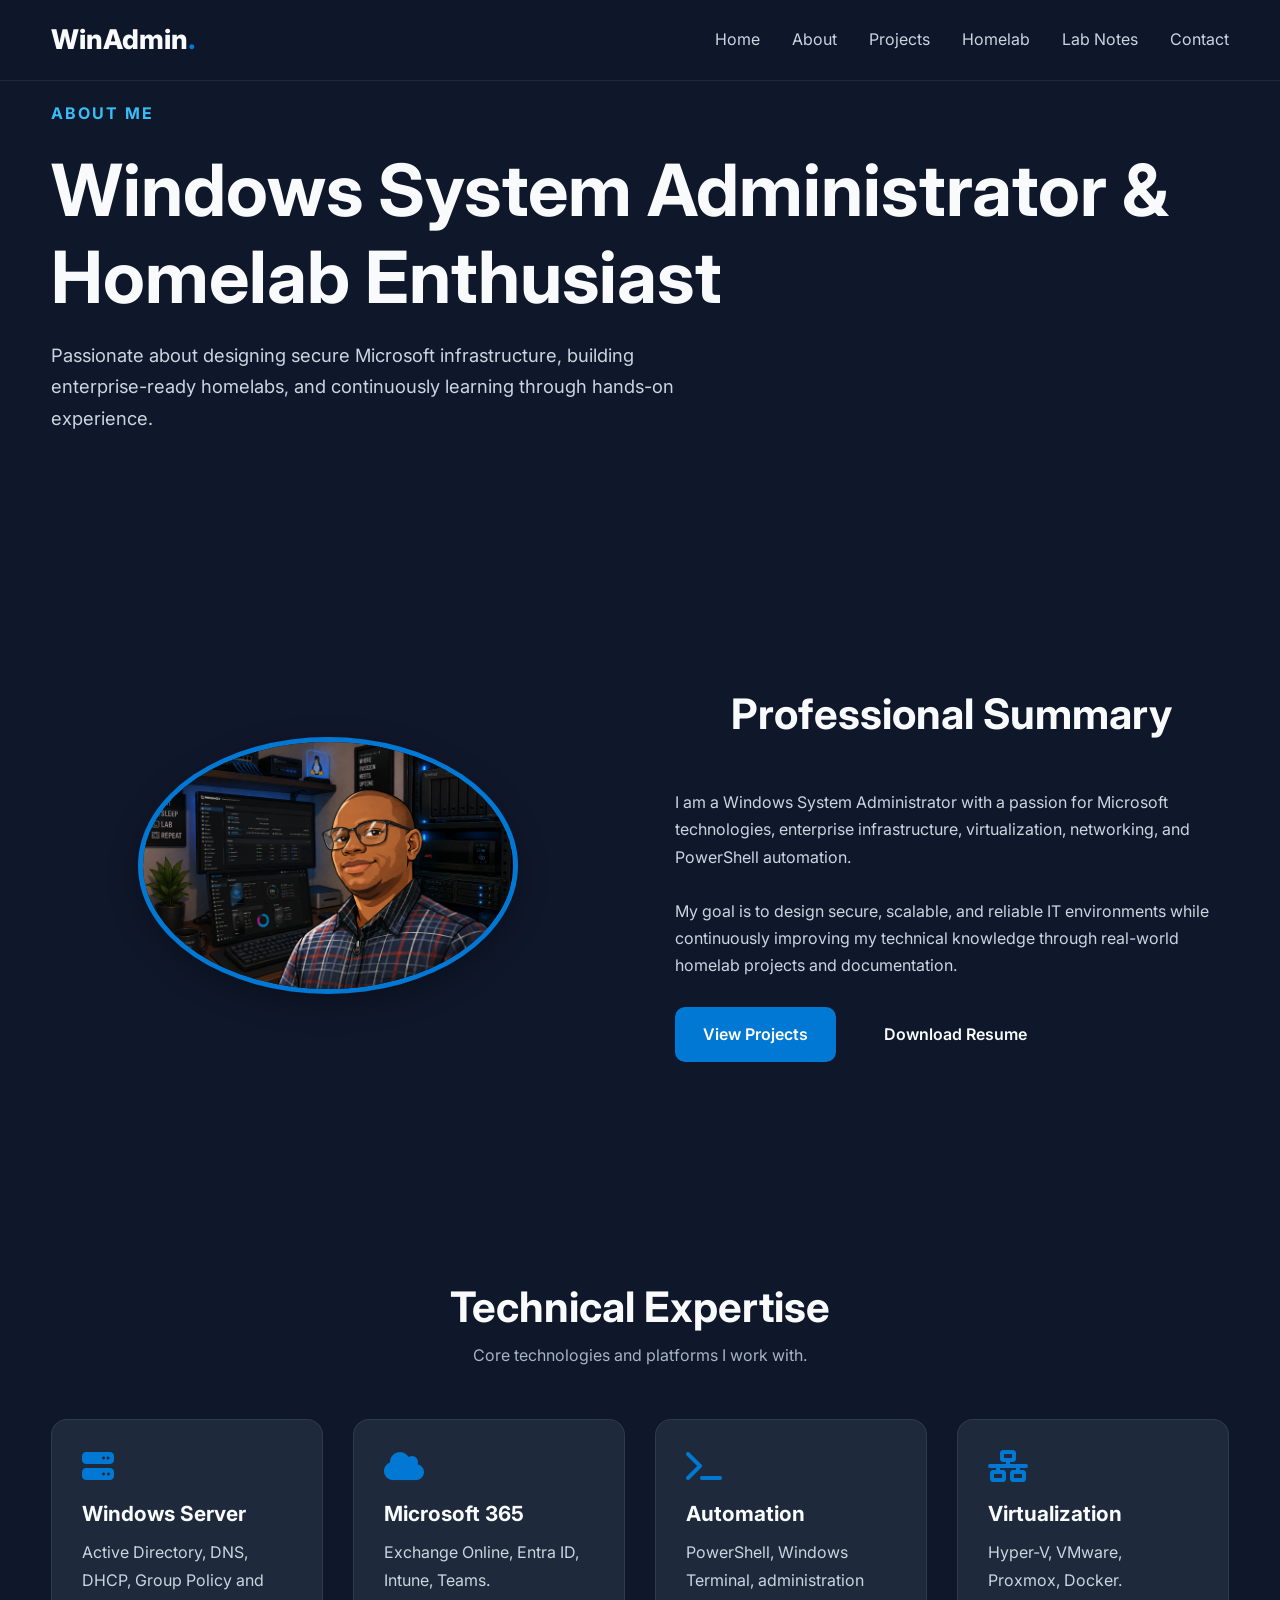
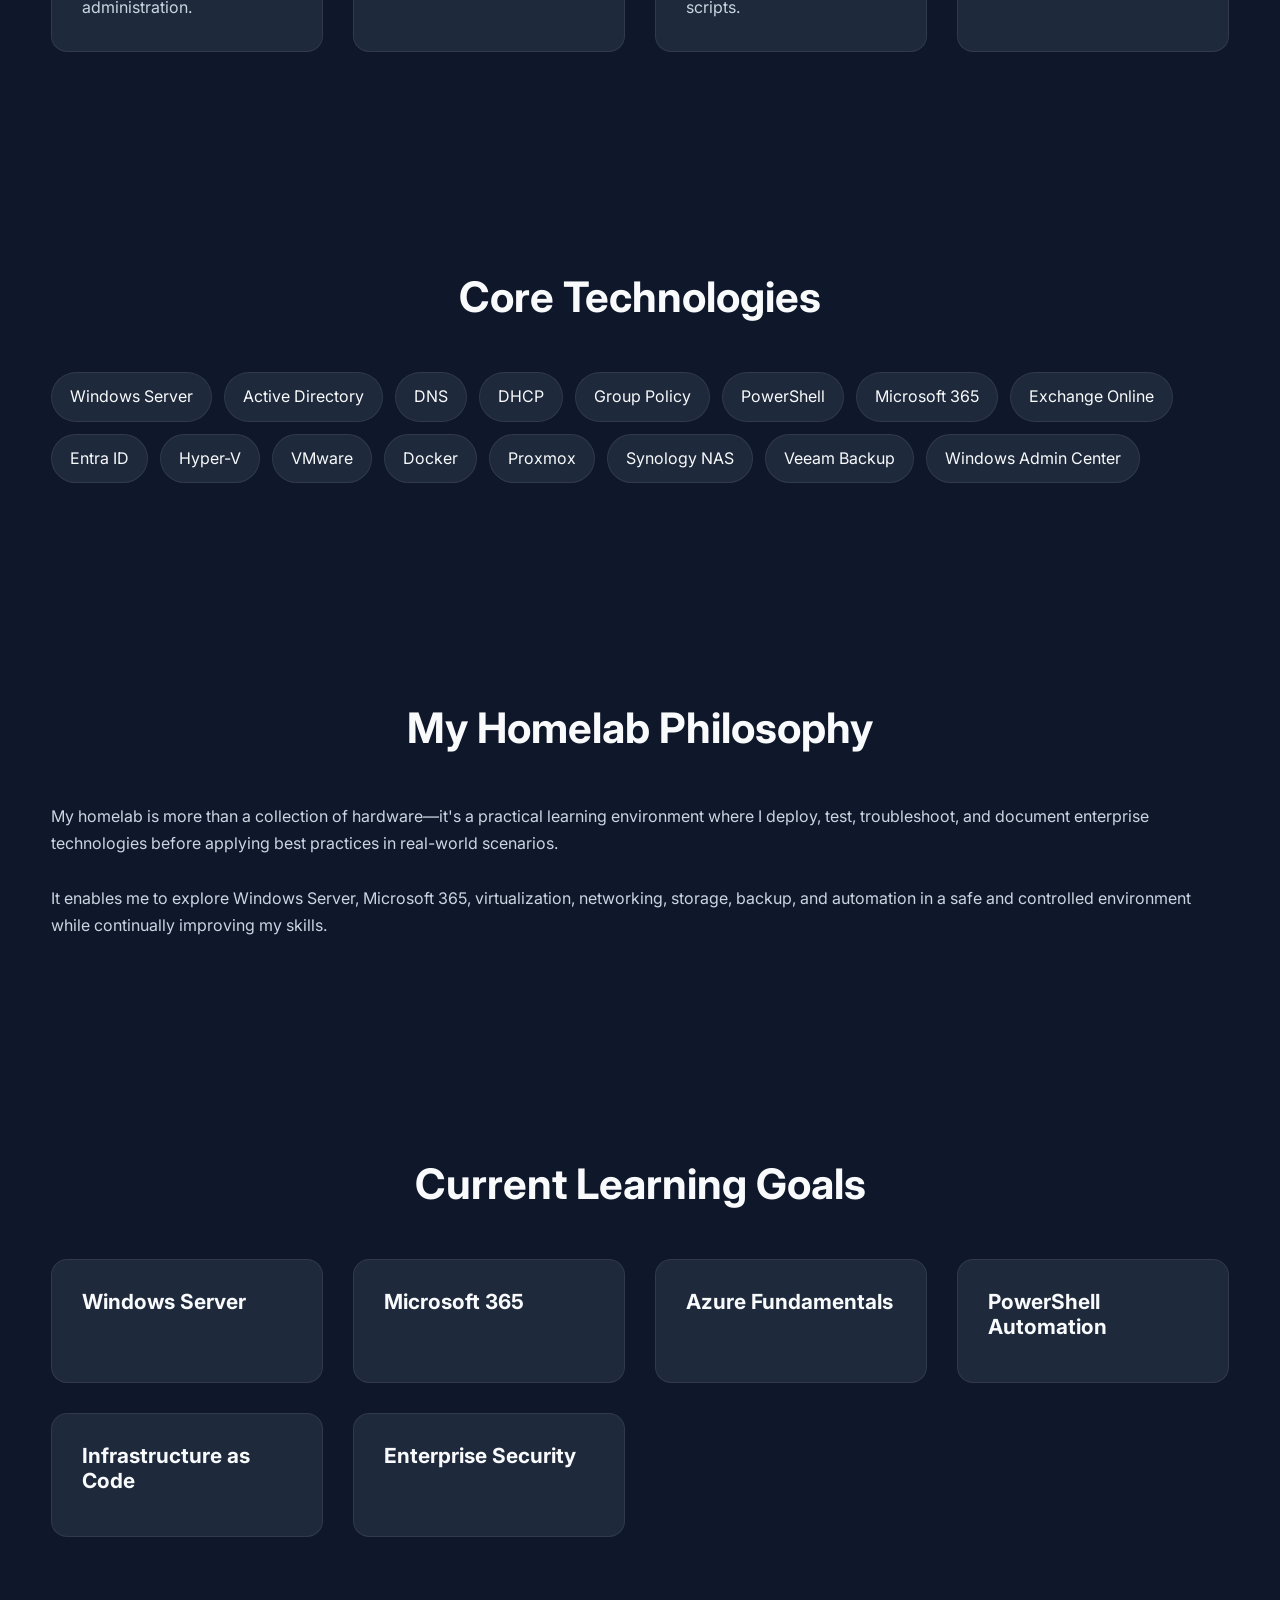
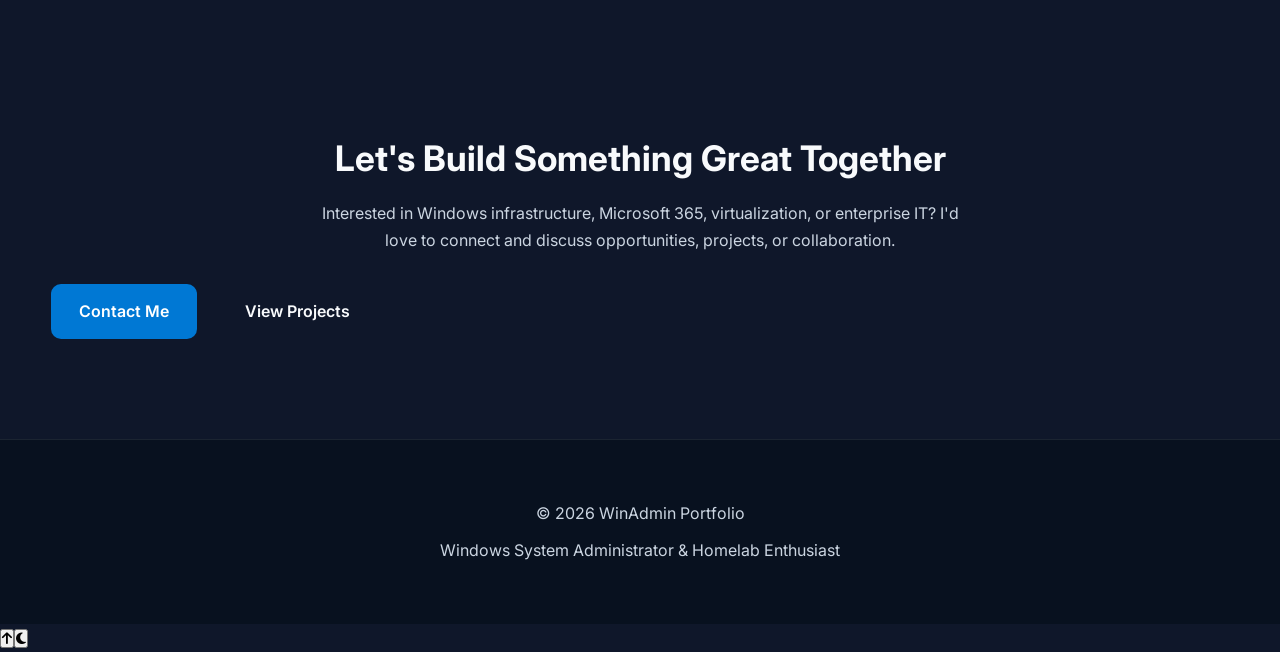
<file: about.html>
<!DOCTYPE html>
<html lang="en">

<head>

    <meta charset="UTF-8">
    <meta name="viewport" content="width=device-width, initial-scale=1.0">

    <title>About | WinAdmin Portfolio</title>

    <meta name="description"
        content="Learn more about my experience as a Windows System Administrator, Microsoft 365 specialist, and Homelab Enthusiast.">

    <!-- Google Fonts -->

    <link rel="preconnect" href="https://fonts.googleapis.com">
    <link rel="preconnect" href="https://fonts.gstatic.com" crossorigin>

    <link href="https://fonts.googleapis.com/css2?family=Inter:wght@300;400;500;600;700;800&display=swap"
        rel="stylesheet">

    <!-- Font Awesome -->

    <link rel="stylesheet"
        href="https://cdnjs.cloudflare.com/ajax/libs/font-awesome/6.6.0/css/all.min.css">

    <!-- CSS -->

    <link rel="stylesheet" href="css/style.css">
    <link rel="stylesheet" href="css/responsive.css">

</head>

<body>

<header>

<nav class="navbar">

<div class="container">

<a href="index.html" class="logo">

WinAdmin<span>.</span>

</a>

<ul class="nav-links">

<li><a href="index.html">Home</a></li>

<li><a href="about.html" class="active">About</a></li>

<li><a href="projects.html">Projects</a></li>

<li><a href="homelab.html">Homelab</a></li>

<li><a href="blog.html">Lab Notes</a></li>

<li><a href="contact.html">Contact</a></li>

</ul>

<button
class="menu-toggle"
aria-label="Toggle navigation"
aria-expanded="false">

<i class="fas fa-bars"></i>

</button>

</div>

</nav>

</header>

<main>

<!-- ===========================================
PAGE HERO
=========================================== -->

<section class="page-hero">

<div class="container">

<p class="eyebrow">

ABOUT ME

</p>

<h1>

Windows System Administrator
&
Homelab Enthusiast

</h1>

<p class="hero-description">

Passionate about designing secure Microsoft infrastructure,
building enterprise-ready homelabs, and continuously learning
through hands-on experience.

</p>

</div>

</section>

<!-- ===========================================
PROFILE
=========================================== -->

<section class="about-summary">

<div class="container hero-grid">

<div>

<img
src="images/profile.png"
alt="Professional profile photograph"
class="profile-image">

</div>

<div>

<div class="section-header">

<h2>

Professional Summary

</h2>

</div>

<p>

I am a Windows System Administrator with a passion for Microsoft
technologies, enterprise infrastructure, virtualization, networking,
and PowerShell automation.

</p>

<br>

<p>

My goal is to design secure, scalable, and reliable IT
environments while continuously improving my technical knowledge
through real-world homelab projects and documentation.

</p>

<br>

<div class="hero-buttons">

<a href="projects.html"
class="btn btn-primary">

View Projects

</a>

<a href="assets/resume.pdf"
class="btn btn-outline">

Download Resume

</a>

</div>

</div>

</div>

</section>

<!-- ===========================================
CAREER HIGHLIGHTS
=========================================== -->

<section>

<div class="container">

<div class="section-header">

<h2>

Technical Expertise

</h2>

<p>

Core technologies and platforms I work with.

</p>

</div>

<div class="card-grid">

<article class="card">

<i class="fas fa-server"></i>

<h3>

Windows Server

</h3>

<p>

Active Directory, DNS, DHCP,
Group Policy and administration.

</p>

</article>

<article class="card">

<i class="fas fa-cloud"></i>

<h3>

Microsoft 365

</h3>

<p>

Exchange Online,
Entra ID,
Intune,
Teams.

</p>

</article>

<article class="card">

<i class="fas fa-terminal"></i>

<h3>

Automation

</h3>

<p>

PowerShell,
Windows Terminal,
administration scripts.

</p>

</article>

<article class="card">

<i class="fas fa-network-wired"></i>

<h3>

Virtualization

</h3>

<p>

Hyper-V,
VMware,
Proxmox,
Docker.

</p>

</article>

</div>

</div>

</section>

<!-- ===========================================
TECH STACK
=========================================== -->

<section>

<div class="container">

<div class="section-header">

<h2>

Core Technologies

</h2>

</div>

<div class="badge-container">

<span class="badge">Windows Server</span>

<span class="badge">Active Directory</span>

<span class="badge">DNS</span>

<span class="badge">DHCP</span>

<span class="badge">Group Policy</span>

<span class="badge">PowerShell</span>

<span class="badge">Microsoft 365</span>

<span class="badge">Exchange Online</span>

<span class="badge">Entra ID</span>

<span class="badge">Hyper-V</span>

<span class="badge">VMware</span>

<span class="badge">Docker</span>

<span class="badge">Proxmox</span>

<span class="badge">Synology NAS</span>

<span class="badge">Veeam Backup</span>

<span class="badge">Windows Admin Center</span>

</div>

</div>

</section>

<!-- ===========================================
HOMELAB
=========================================== -->

<section>

<div class="container">

<div class="section-header">

<h2>

My Homelab Philosophy

</h2>

</div>

<p>

My homelab is more than a collection of hardware—it's a practical
learning environment where I deploy, test, troubleshoot, and
document enterprise technologies before applying best practices in
real-world scenarios.

</p>

<br>

<p>

It enables me to explore Windows Server, Microsoft 365,
virtualization, networking, storage, backup, and automation in a
safe and controlled environment while continually improving my
skills.

</p>

</div>

</section>

<!-- ===========================================
CURRENT GOALS
=========================================== -->

<section>

<div class="container">

<div class="section-header">

<h2>

Current Learning Goals

</h2>

</div>

<div class="card-grid">

<div class="card">

<h3>

Windows Server

</h3>

</div>

<div class="card">

<h3>

Microsoft 365

</h3>

</div>

<div class="card">

<h3>

Azure Fundamentals

</h3>

</div>

<div class="card">

<h3>

PowerShell Automation

</h3>

</div>

<div class="card">

<h3>

Infrastructure as Code

</h3>

</div>

<div class="card">

<h3>

Enterprise Security

</h3>

</div>

</div>

</div>

</section>

<!-- ===========================================
CALL TO ACTION
=========================================== -->

<section class="contact-cta">

<div class="container">

<h2>

Let's Build Something Great Together

</h2>

<p>

Interested in Windows infrastructure,
Microsoft 365,
virtualization,
or enterprise IT?

I'd love to connect and discuss opportunities,
projects, or collaboration.

</p>

<div class="hero-buttons">

<a href="contact.html"
class="btn btn-primary">

Contact Me

</a>

<a href="projects.html"
class="btn btn-outline">

View Projects

</a>

</div>

</div>

</section>

</main>

<footer>

<div class="container">

<p>

© <span id="year"></span> WinAdmin Portfolio

</p>

<p>

Windows System Administrator
&
Homelab Enthusiast

</p>

</div>

</footer>

<script src="js/main.js"></script>

</body>

</html>
</file>
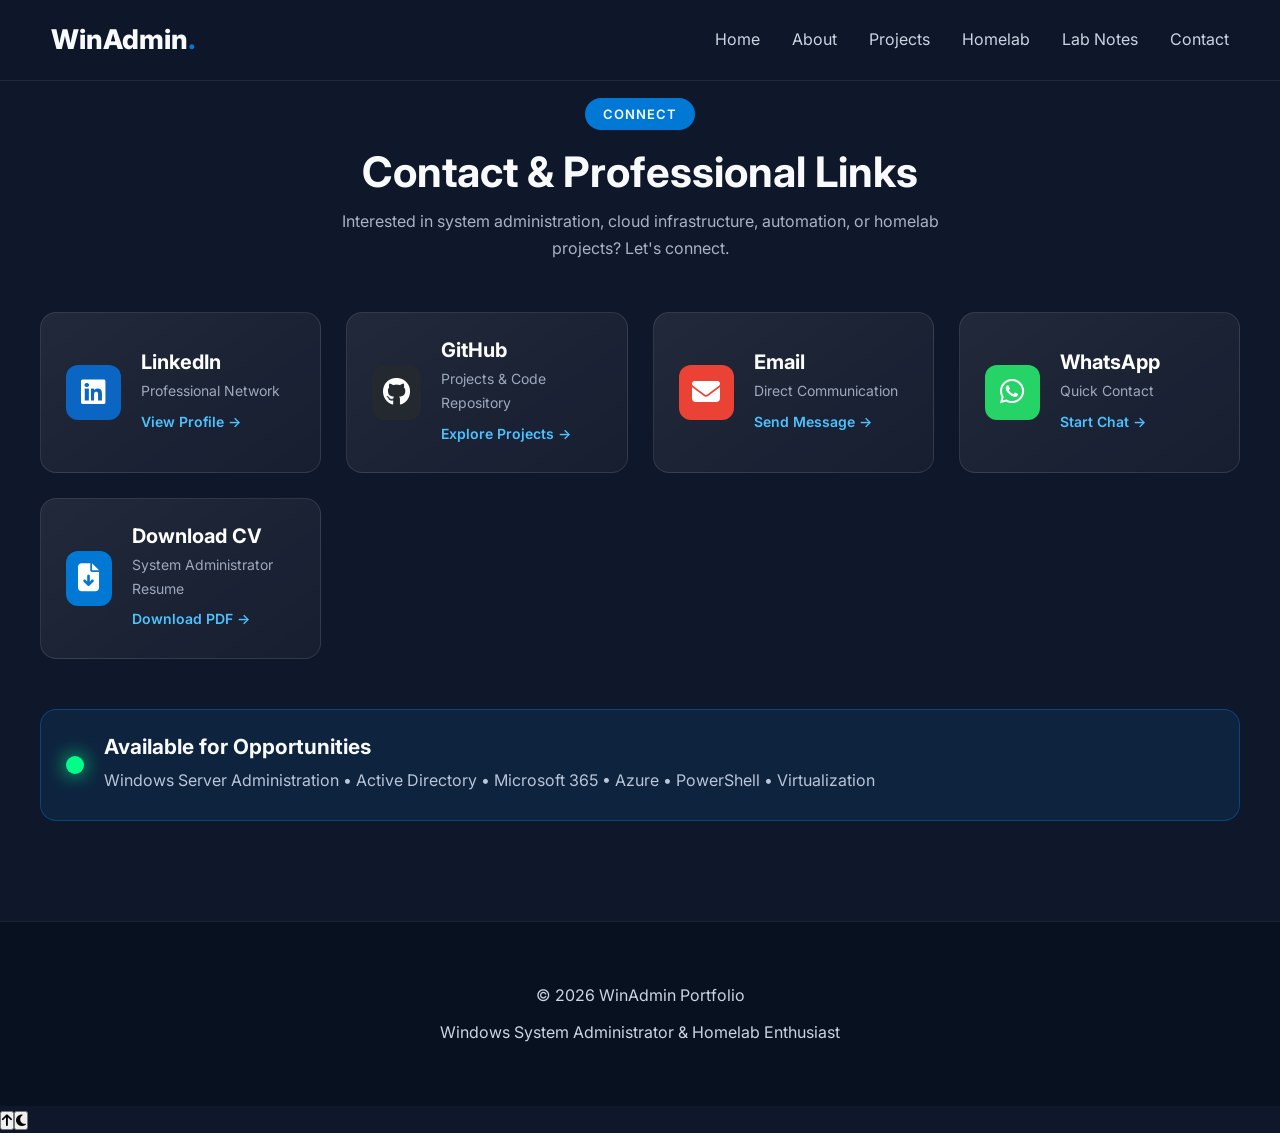
<file: contact.html>
<!DOCTYPE html>
<html lang="en">

<head>
    <!-- =========================================
         Basic Meta
    ========================================== -->
    <meta charset="UTF-8">
    <meta name="viewport" content="width=device-width, initial-scale=1.0">

    <title>WinAdmin Portfolio | Windows System Administrator</title>

    <meta name="description"
        content="Professional portfolio of a Windows System Administrator and Homelab Enthusiast specializing in Windows Server, Microsoft 365, Active Directory, PowerShell, virtualization and enterprise infrastructure.">

    <meta name="author" content="Your Name">

    <!-- =========================================
         Google Fonts
    ========================================== -->

    <link rel="preconnect" href="https://fonts.googleapis.com">
    <link rel="preconnect" href="https://fonts.gstatic.com" crossorigin>

    <link href="https://fonts.googleapis.com/css2?family=Inter:wght@300;400;500;600;700;800;900&display=swap"
        rel="stylesheet">

    <!-- =========================================
         Font Awesome
    ========================================== -->

    <link rel="stylesheet"
        href="https://cdnjs.cloudflare.com/ajax/libs/font-awesome/6.6.0/css/all.min.css">

    <!-- =========================================
         Stylesheets
    ========================================== -->

    <link rel="stylesheet" href="css/style.css">
    <link rel="stylesheet" href="css/responsive.css">

</head>

<body>

    <!-- =========================================
         HEADER
    ========================================== -->

    <header>

        <nav class="navbar">

            <div class="container">

                <a href="index.html" class="logo">
                    WinAdmin<span>.</span>
                </a>

                <ul class="nav-links">

                    <li><a href="index.html">Home</a></li>

                    <li><a href="about.html">About</a></li>

                    <li><a href="projects.html">Projects</a></li>

                    <li><a href="homelab.html">Homelab</a></li>

                    <li><a href="blog.html">Lab Notes</a></li>

                    <li><a href="contact.html">Contact</a></li>

                </ul>

                <button class="menu-toggle" aria-label="Open navigation" aria-expanded="false">

                    <i class="fas fa-bars"></i>

                </button>

            </div>

        </nav>

    </header>

<!-- =========================
     CONTACT SECTION
     Azure Enterprise Style
========================= -->

<section id="contact" class="contact-section">

    <div class="contact-container">

        <div class="section-header">
            <span class="azure-badge">CONNECT</span>
            <h2>Contact & Professional Links</h2>
            <p>
                Interested in system administration, cloud infrastructure,
                automation, or homelab projects? Let's connect.
            </p>
        </div>


        <div class="contact-grid">


            <!-- LinkedIn -->
            <a href="https://linkedin.com/in/yourusername"
               target="_blank"
               class="contact-card">

                <div class="icon linkedin">
                    <i class="fab fa-linkedin"></i>
                </div>

                <div>
                    <h3>LinkedIn</h3>
                    <p>Professional Network</p>
                    <span>
                        View Profile →
                    </span>
                </div>

            </a>



            <!-- GitHub -->
            <a href="https://github.com/yourusername"
               target="_blank"
               class="contact-card">

                <div class="icon github">
                    <i class="fab fa-github"></i>
                </div>

                <div>
                    <h3>GitHub</h3>
                    <p>Projects & Code Repository</p>
                    <span>
                        Explore Projects →
                    </span>
                </div>

            </a>



            <!-- Email -->
            <a href="mailto:your.email@example.com"
               class="contact-card">

                <div class="icon email">
                    <i class="fas fa-envelope"></i>
                </div>

                <div>
                    <h3>Email</h3>
                    <p>Direct Communication</p>
                    <span>
                        Send Message →
                    </span>
                </div>

            </a>



            <!-- WhatsApp -->
            <a href="https://wa.me/234XXXXXXXXXX"
               target="_blank"
               class="contact-card">

                <div class="icon whatsapp">
                    <i class="fab fa-whatsapp"></i>
                </div>

                <div>
                    <h3>WhatsApp</h3>
                    <p>Quick Contact</p>
                    <span>
                        Start Chat →
                    </span>
                </div>

            </a>



            <!-- CV Download -->
            <a href="assets/cv/Your_Name_CV.pdf"
               download
               class="contact-card cv-card">

                <div class="icon cv">
                    <i class="fas fa-file-download"></i>
                </div>

                <div>
                    <h3>Download CV</h3>
                    <p>System Administrator Resume</p>
                    <span>
                        Download PDF →
                    </span>
                </div>

            </a>


        </div>



        <!-- Azure Status Panel -->

        <div class="availability-panel">

            <div class="status-dot"></div>

            <div>
                <h3>Available for Opportunities</h3>

                <p>
                    Windows Server Administration • Active Directory •
                    Microsoft 365 • Azure • PowerShell • Virtualization
                </p>

            </div>

        </div>


    </div>

</section>

  <!-- =========================================
         FOOTER
    ========================================== -->

    <footer>

        <div class="container">

            <p>

                <p>&copy; <span id="year"></span> WinAdmin Portfolio</p>

            </p>

            <p>

                Windows System Administrator
                & Homelab Enthusiast

            </p>

        </div>

    </footer>

    <!-- =========================================
         JavaScript
    ========================================== -->

    <script src="js/main.js"></script>

</body>

</html>
</file>
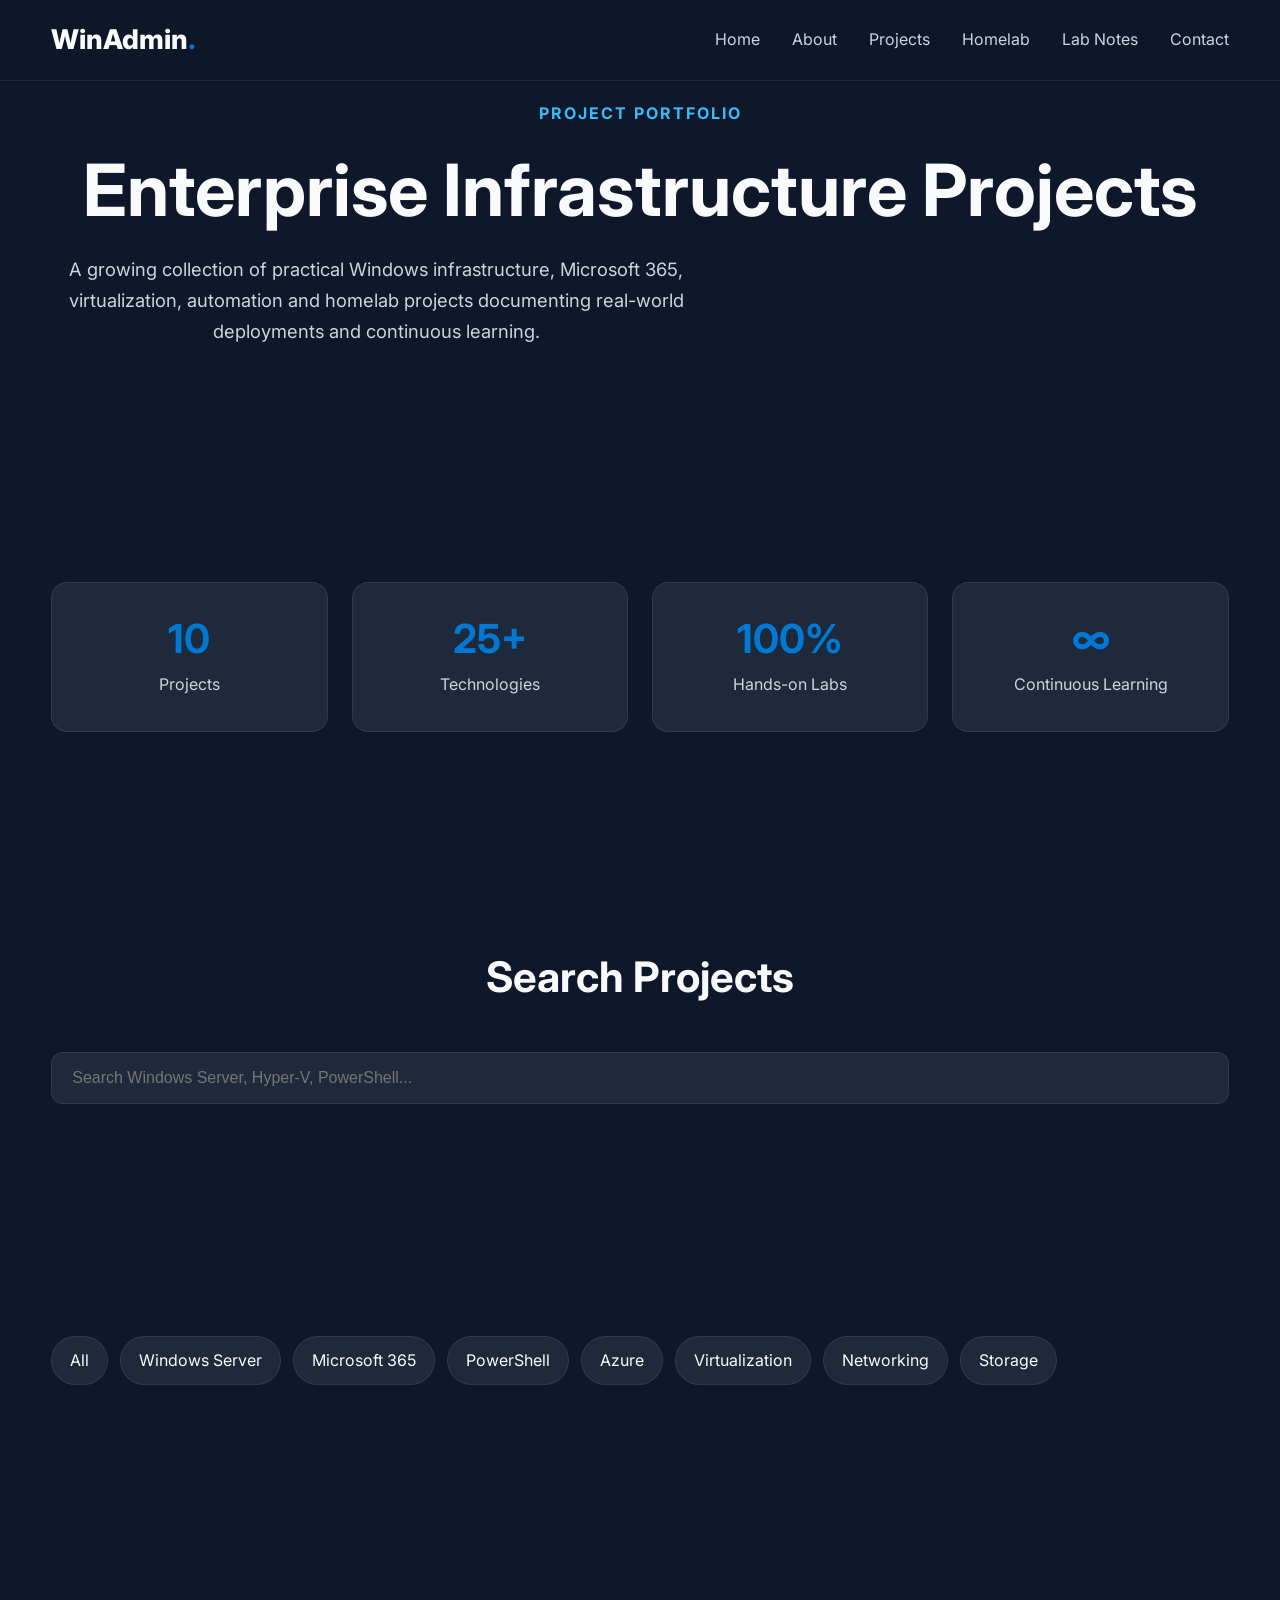
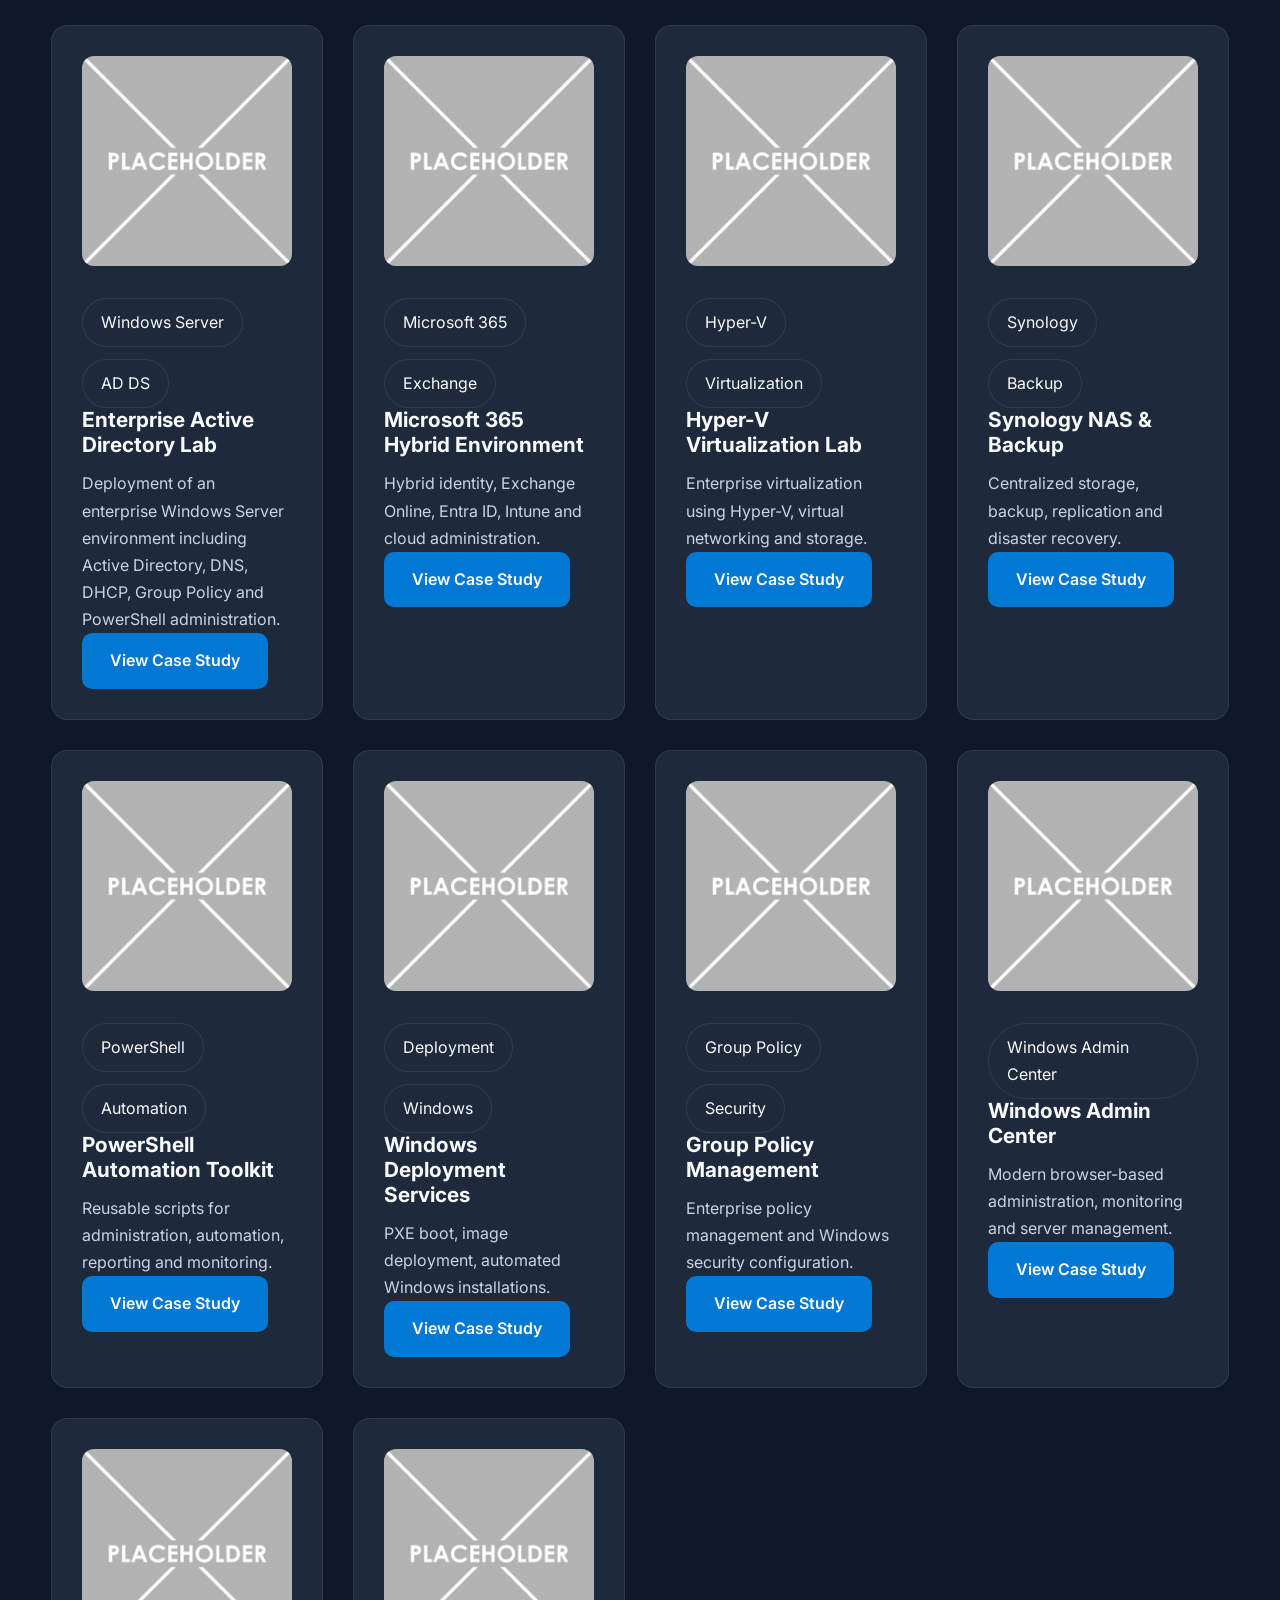
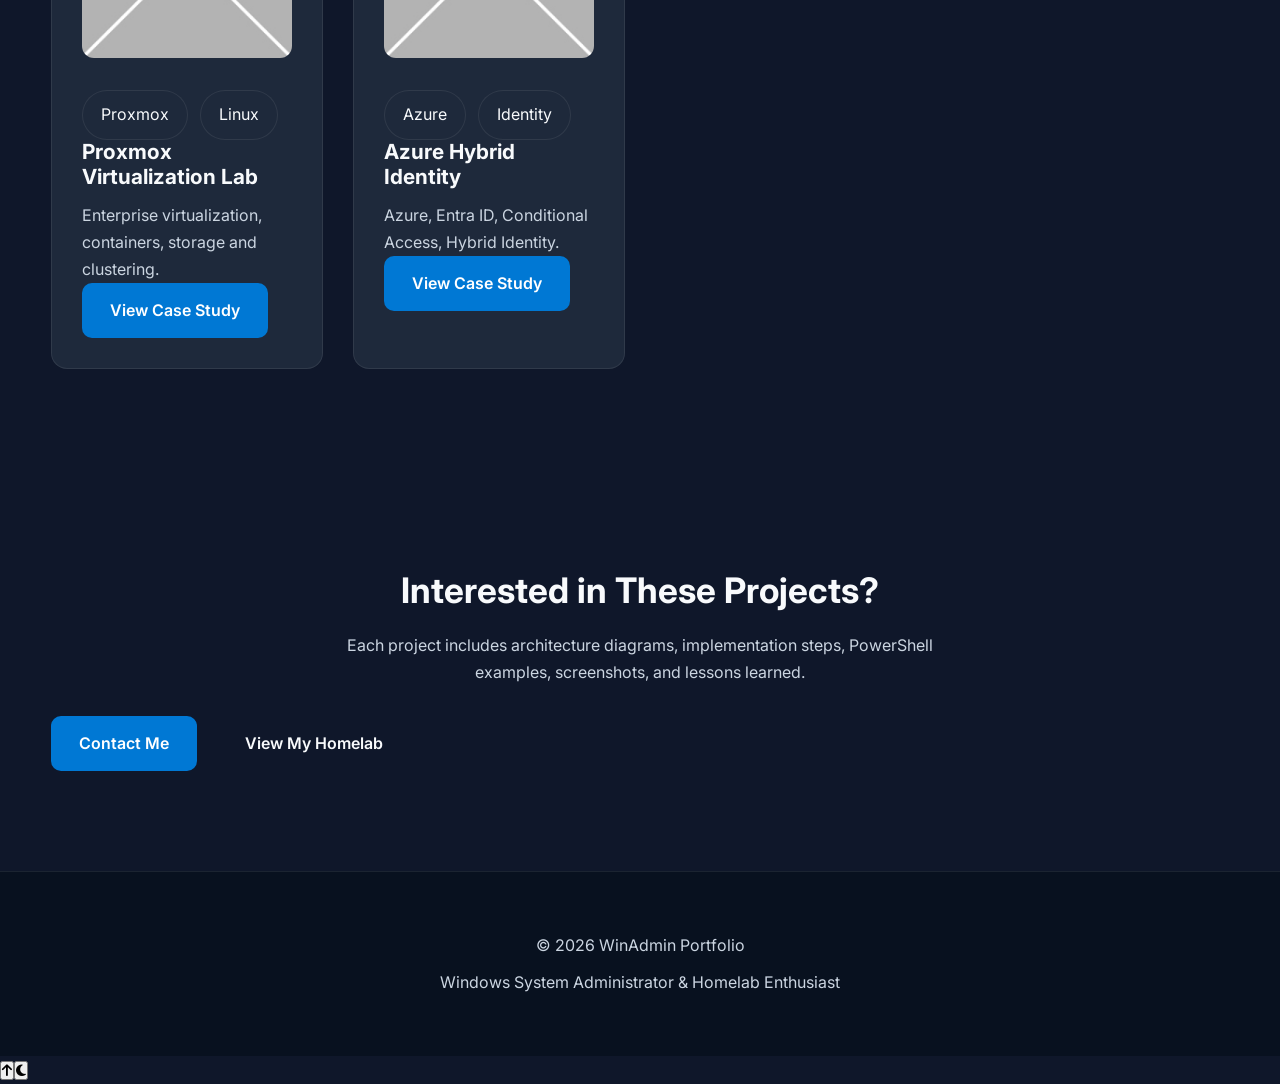
<file: projects.html>
<!DOCTYPE html>
<html lang="en">

<head>

    <meta charset="UTF-8">
    <meta name="viewport" content="width=device-width, initial-scale=1.0">

    <title>Projects | WinAdmin Portfolio</title>

    <meta name="description"
        content="Explore Windows Server, Microsoft 365, PowerShell, virtualization and homelab projects.">

    <!-- Google Fonts -->

    <link rel="preconnect" href="https://fonts.googleapis.com">
    <link rel="preconnect" href="https://fonts.gstatic.com" crossorigin>

    <link href="https://fonts.googleapis.com/css2?family=Inter:wght@300;400;500;600;700;800&display=swap"
        rel="stylesheet">

    <!-- Font Awesome -->

    <link rel="stylesheet"
        href="https://cdnjs.cloudflare.com/ajax/libs/font-awesome/6.6.0/css/all.min.css">

    <!-- CSS -->

    <link rel="stylesheet" href="css/style.css">
    <link rel="stylesheet" href="css/responsive.css">

</head>

<body>

<header>

<nav class="navbar">

<div class="container">

<a href="index.html" class="logo">

WinAdmin<span>.</span>

</a>

<ul class="nav-links">

<li><a href="index.html">Home</a></li>

<li><a href="about.html">About</a></li>

<li><a href="projects.html" class="active">Projects</a></li>

<li><a href="homelab.html">Homelab</a></li>

<li><a href="blog.html">Lab Notes</a></li>

<li><a href="contact.html">Contact</a></li>

</ul>

<button class="menu-toggle"
aria-label="Toggle navigation"
aria-expanded="false">

<i class="fas fa-bars"></i>

</button>

</div>

</nav>

</header>

<main>

<!-- ========================================= -->
<!-- HERO -->
<!-- ========================================= -->

<section class="page-hero">

<div class="container text-center">

<p class="eyebrow">

PROJECT PORTFOLIO

</p>

<h1>

Enterprise Infrastructure Projects

</h1>

<p class="hero-description">

A growing collection of practical Windows infrastructure,
Microsoft 365, virtualization, automation and homelab
projects documenting real-world deployments and continuous
learning.

</p>

</div>

</section>

<!-- ========================================= -->
<!-- PROJECT STATS -->
<!-- ========================================= -->

<section>

<div class="container">

<div class="stats-grid">

<div class="stat-card">

<h2>10</h2>

<p>Projects</p>

</div>

<div class="stat-card">

<h2>25+</h2>

<p>Technologies</p>

</div>

<div class="stat-card">

<h2>100%</h2>

<p>Hands-on Labs</p>

</div>

<div class="stat-card">

<h2>∞</h2>

<p>Continuous Learning</p>

</div>

</div>

</div>

</section>

<!-- ========================================= -->
<!-- SEARCH -->
<!-- ========================================= -->

<section>

<div class="container">

<div class="section-header">

<h2>

Search Projects

</h2>

</div>

<input
type="search"
class="project-search"
placeholder="Search Windows Server, Hyper-V, PowerShell...">

</div>

</section>

<!-- ========================================= -->
<!-- FILTERS -->
<!-- ========================================= -->

<section>

<div class="container">

<div class="badge-container">

<span class="badge">All</span>

<span class="badge">Windows Server</span>

<span class="badge">Microsoft 365</span>

<span class="badge">PowerShell</span>

<span class="badge">Azure</span>

<span class="badge">Virtualization</span>

<span class="badge">Networking</span>

<span class="badge">Storage</span>

</div>

</div>

</section>

<!-- ========================================= -->
<!-- PROJECT GRID -->
<!-- ========================================= -->

<section>

<div class="container">

<div class="card-grid">

<!-- Project Card 1 -->

<article class="project-card">

<img src="images/projects/ad-lab.jpg"
alt="Active Directory Lab">

<div class="badge-container">

<span class="badge">Windows Server</span>

<span class="badge">AD DS</span>

</div>

<h3>

Enterprise Active Directory Lab

</h3>

<p>

Deployment of an enterprise Windows Server environment
including Active Directory, DNS, DHCP, Group Policy and
PowerShell administration.

</p>

<a href="projects/active-directory-lab.html"
class="btn btn-primary">

View Case Study

</a>

</article>

<!-- Project Card 2 -->

<article class="project-card">

<img src="images/projects/m365.jpg"
alt="Microsoft 365">

<div class="badge-container">

<span class="badge">Microsoft 365</span>

<span class="badge">Exchange</span>

</div>

<h3>

Microsoft 365 Hybrid Environment

</h3>

<p>

Hybrid identity, Exchange Online,
Entra ID,
Intune and cloud administration.

</p>

<a href="projects/microsoft365-hybrid.html"
class="btn btn-primary">

View Case Study

</a>

</article>

<!-- Project Card 3 -->

<article class="project-card">

<img src="images/projects/hyperv.jpg"
alt="Hyper-V">

<div class="badge-container">

<span class="badge">Hyper-V</span>

<span class="badge">Virtualization</span>

</div>

<h3>

Hyper-V Virtualization Lab

</h3>

<p>

Enterprise virtualization using Hyper-V,
virtual networking and storage.

</p>

<a href="projects/hyper-v-lab.html"
class="btn btn-primary">

View Case Study

</a>

</article>

<!-- Project Card 4 -->

<article class="project-card">

<img src="images/projects/synology.jpg"
alt="Synology">

<div class="badge-container">

<span class="badge">Synology</span>

<span class="badge">Backup</span>

</div>

<h3>

Synology NAS & Backup

</h3>

<p>

Centralized storage,
backup,
replication and disaster recovery.

</p>

<a href="projects/synology-backup.html"
class="btn btn-primary">

View Case Study

</a>

</article>

<!-- Project Card 5 -->

<article class="project-card">

<img src="images/projects/powershell.jpg"
alt="PowerShell">

<div class="badge-container">

<span class="badge">PowerShell</span>

<span class="badge">Automation</span>

</div>

<h3>

PowerShell Automation Toolkit

</h3>

<p>

Reusable scripts for administration,
automation,
reporting and monitoring.

</p>

<a href="projects/powershell-toolkit.html"
class="btn btn-primary">

View Case Study

</a>

</article>

<!-- Project Card 6 -->

<article class="project-card">

<img src="images/projects/wds.jpg"
alt="Windows Deployment Services">

<div class="badge-container">

<span class="badge">Deployment</span>

<span class="badge">Windows</span>

</div>

<h3>

Windows Deployment Services

</h3>

<p>

PXE boot,
image deployment,
automated Windows installations.

</p>

<a href="projects/windows-deployment-services.html"
class="btn btn-primary">

View Case Study

</a>

</article>

<!-- Project Card 7 -->

<article class="project-card">

<img src="images/projects/gpo.jpg"
alt="Group Policy">

<div class="badge-container">

<span class="badge">Group Policy</span>

<span class="badge">Security</span>

</div>

<h3>

Group Policy Management

</h3>

<p>

Enterprise policy management and Windows security
configuration.

</p>

<a href="projects/group-policy-management.html"
class="btn btn-primary">

View Case Study

</a>

</article>

<!-- Project Card 8 -->

<article class="project-card">

<img src="images/projects/wac.jpg"
alt="Windows Admin Center">

<div class="badge-container">

<span class="badge">Windows Admin Center</span>

</div>

<h3>

Windows Admin Center

</h3>

<p>

Modern browser-based administration,
monitoring and server management.

</p>

<a href="projects/windows-admin-center.html"
class="btn btn-primary">

View Case Study

</a>

</article>

<!-- Project Card 9 -->

<article class="project-card">

<img src="images/projects/proxmox.jpg"
alt="Proxmox">

<div class="badge-container">

<span class="badge">Proxmox</span>

<span class="badge">Linux</span>

</div>

<h3>

Proxmox Virtualization Lab

</h3>

<p>

Enterprise virtualization,
containers,
storage and clustering.

</p>

<a href="projects/proxmox-lab.html"
class="btn btn-primary">

View Case Study

</a>

</article>

<!-- Project Card 10 -->

<article class="project-card">

<img src="images/projects/azure.jpg"
alt="Azure">

<div class="badge-container">

<span class="badge">Azure</span>

<span class="badge">Identity</span>

</div>

<h3>

Azure Hybrid Identity

</h3>

<p>

Azure,
Entra ID,
Conditional Access,
Hybrid Identity.

</p>

<a href="projects/azure-hybrid-identity.html"
class="btn btn-primary">

View Case Study

</a>

</article>

</div>

</div>

</section>

<!-- ========================================= -->
<!-- CTA -->
<!-- ========================================= -->

<section class="contact-cta">

<div class="container">

<h2>

Interested in These Projects?

</h2>

<p>

Each project includes architecture diagrams,
implementation steps,
PowerShell examples,
screenshots,
and lessons learned.

</p>

<div class="hero-buttons">

<a href="contact.html"
class="btn btn-primary">

Contact Me

</a>

<a href="homelab.html"
class="btn btn-outline">

View My Homelab

</a>

</div>

</div>

</section>

</main>

<footer>

<div class="container">

<p>

© <span id="year"></span> WinAdmin Portfolio

</p>

<p>

Windows System Administrator
&
Homelab Enthusiast

</p>

</div>

</footer>

<script src="js/main.js"></script>

</body>

</html>
</file>
<file: css/style.css>
/* =====================================================
   WinAdmin Portfolio
   Global Styles
===================================================== */

/* ===========
   CSS RESET
=========== */

*,
*::before,
*::after {
    margin: 0;
    padding: 0;
    box-sizing: border-box;
}

html {
    scroll-behavior: smooth;
}

body {
    font-family: "Inter", sans-serif;
    background: #0F172A;
    color: #F8FAFC;
    line-height: 1.7;
    overflow-x: hidden;
}

/* ===========
   VARIABLES
=========== */

:root {

    --primary: #0078D4;
    --primary-hover: #106EBE;

    --accent: #38BDF8;

    --background: #0F172A;

    --surface: #1E293B;

    --surface-light: #334155;

    --text: #F8FAFC;

    --text-secondary: #CBD5E1;

    --border: rgba(255,255,255,.08);

    --shadow:
        0 10px 30px rgba(0,0,0,.25);

    --radius: 16px;

    --transition: .3s ease;

    --container: 1200px;

    /* ADDED Design TOKENS STARTS */
 /* ===========================
       Brand Colors
    =========================== */

    --color-primary: #0078D4;
    --color-primary-hover: #106EBE;
    --color-accent: #38BDF8;

    /* Backgrounds */

    --color-background: #0F172A;
    --color-surface: #1E293B;
    --color-surface-hover: #273548;

    /* Text */

    --color-text: #F8FAFC;
    --color-text-secondary: #CBD5E1;
    --color-text-muted: #94A3B8;

    /* Status */

    --color-success: #22C55E;
    --color-warning: #F59E0B;
    --color-danger: #EF4444;

    /* Borders */

    --color-border: rgba(255,255,255,.08);

    /* Radius */

    --radius-sm: 8px;
    --radius-md: 12px;
    --radius-lg: 18px;
    --radius-xl: 24px;

    /* Shadows */

    --shadow-sm: 0 4px 12px rgba(0,0,0,.18);
    --shadow-md: 0 10px 30px rgba(0,0,0,.28);
    --shadow-lg: 0 20px 50px rgba(0,0,0,.40);

    /* Animation */

    --transition-fast: .2s ease;
    --transition-normal: .35s ease;
    --transition-slow: .5s ease;
    /* ADDED Design TOKENS END */

    /* ADDED SPACING SCALE STARTS */
    --space-xs: 0.5rem;
    --space-sm: 1rem;
    --space-md: 1.5rem;
    --space-lg: 2rem;
    --space-xl: 3rem;
    --space-2xl: 5rem;
    --space-3xl: 7rem;
    /* ADDED SPACING SCALE END */

    /* ADDED TYPOGRAPHY SYSTEM STARTS */
    .display-title

.page-title

.section-title

.card-title

.body-large

.body

.body-small

.caption
    /* ADDED TYPOGRAPHY SYSTEM END */

}

/* ===========
   TYPOGRAPHY
=========== */

h1,
h2,
h3,
h4 {
    font-weight: 700;
    line-height: 1.2;
}

h1 {

    font-size: clamp(2.5rem,6vw,4.5rem);

    margin-bottom: 20px;

}

h2 {

    font-size: 2.2rem;

    margin-bottom: 20px;

}

h3 {

    font-size: 1.3rem;

    margin-bottom: 12px;

}

p {

    color: var(--text-secondary);

}

/* ===========
   LINKS
=========== */

a {

    text-decoration: none;

    color: inherit;

}

/* ===========
   IMAGES
=========== */

img {

    display: block;

    width: 100%;

}

/* ===========
   CONTAINER
=========== */

.container {

    width: min(90%, var(--container));

    margin: auto;

}

/* ===========
   SECTIONS
=========== */

section {

    padding: 100px 0;

}

/* ===========
   BUTTONS
=========== */

.btn {

    display: inline-flex;

    align-items: center;

    justify-content: center;

    padding: 14px 28px;

    border-radius: 10px;

    font-weight: 600;

    transition: var(--transition);

}

.btn-primary {

    background: var(--primary);

    color: white;

}

.btn-primary:hover {

    background: var(--primary-hover);

    transform: translateY(-2px);

}

.btn-secondary {

    border: 2px solid var(--primary);

    color: white;

}

.btn-secondary:hover {

    background: var(--primary);

}

/* ===========
   NAVBAR
=========== */

.navbar {

    position: fixed;

    width: 100%;

    top: 0;

    z-index: 999;

    backdrop-filter: blur(15px);

    background: rgba(15,23,42,.85);

    border-bottom: 1px solid var(--border);

}

.navbar .container {

    display: flex;

    justify-content: space-between;

    align-items: center;

    height: 80px;

}

.logo {

    font-size: 1.7rem;

    font-weight: 800;

}

.logo span {

    color: var(--primary);

}

.nav-links {

    list-style: none;

    display: flex;

    gap: 2rem;

}

.nav-links a {

    color: var(--text-secondary);

    transition: .3s;

}

.nav-links a:hover {

    color: white;

}

.menu-toggle {

    display: none;

    background: none;

    border: none;

    color: white;

    font-size: 1.5rem;

    cursor: pointer;

}

/* ===========
   HERO
=========== */

.hero {

    min-height: 100vh;

    display: flex;

    align-items: center;

    background:
        linear-gradient(
            rgba(15,23,42,.82),
            rgba(15,23,42,.82)
        ),
        url("../images/hero.jpg")
        center/cover;

}

.hero-grid {

    display: grid;

    grid-template-columns: repeat(2,1fr);

    gap: 70px;

    align-items: center;

}

.eyebrow {

    color: var(--accent);

    font-weight: 700;

    letter-spacing: 2px;

    margin-bottom: 20px;

}

.hero-description {

    font-size: 1.15rem;

    max-width: 650px;

    margin-bottom: 35px;

}

.hero-buttons {

    display: flex;

    gap: 20px;

}

.hero-image img {

    border-radius: 50%;

    border: 5px solid var(--primary);

    box-shadow: var(--shadow);

    max-width: 420px;

    margin-inline: auto;

}

/* ===========
   CARDS
=========== */

.card-grid {

    display: grid;

    grid-template-columns: repeat(auto-fit,minmax(260px,1fr));

    gap: 30px;

    margin-top: 40px;

}

.card,
.project-card {

    background: var(--surface);

    border-radius: var(--radius);

    padding: 30px;

    border: 1px solid var(--border);

    transition: var(--transition);

}

.card:hover,
.project-card:hover {

    transform: translateY(-8px);

    border-color: var(--primary);

    box-shadow: var(--shadow);

}

.card i {

    font-size: 2rem;

    color: var(--primary);

    margin-bottom: 20px;

}

/* ===========
   PROJECTS
=========== */

.project-card img {

    border-radius: 12px;

    margin-bottom: 20px;

}

/* ===========
   HOMELAB
=========== */

.homelab-preview img {

    border-radius: var(--radius);

    margin: 40px 0;

    box-shadow: var(--shadow);

}

/* ===========
   CONTACT CTA
=========== */

.contact-cta {

    text-align: center;

}

.contact-cta p {

    max-width: 650px;

    margin: auto;

    margin-bottom: 30px;

}

/* ===========
   FOOTER
=========== */

footer {

    background: #08111F;

    border-top: 1px solid var(--border);

    padding: 50px 0;

    text-align: center;

}

footer p {

    margin: 10px 0;

}

/* ===========
   UTILITIES
=========== */

.text-center {

    text-align: center;

}

.mt-2 {

    margin-top: 20px;

}

.mt-4 {

    margin-top: 40px;

}

.mb-4 {

    margin-bottom: 40px;

}

/* ===========
   SCROLLBAR
=========== */

::-webkit-scrollbar {

    width: 10px;

}

::-webkit-scrollbar-track {

    background: #08111F;

}

::-webkit-scrollbar-thumb {

    background: var(--primary);

    border-radius: 10px;

}

/* ===========
   ANIMATIONS
=========== */

@keyframes fadeUp {

    from {

        opacity: 0;

        transform: translateY(40px);

    }

    to {

        opacity: 1;

        transform: translateY(0);

    }

}

.fade-up {

    animation: fadeUp .8s ease forwards;

    /* CSS FOR ABOUT PAGE  */
    /* ==========================================
   PAGE HERO
========================================== */

.page-hero {
    padding-top: 140px;
    text-align: center;
}

/* ==========================================
   SECTION HEADER
========================================== */

.section-header {
    margin-bottom: 2rem;
}

.section-header p {
    max-width: 700px;
}

/* ==========================================
   PROFILE IMAGE
========================================== */

.profile-image {
    max-width: 380px;
    border-radius: 50%;
    border: 5px solid var(--primary);
    box-shadow: var(--shadow-md);
    margin: auto;
}

/* ==========================================
   BADGES
========================================== */

.badge-container {
    display: flex;
    flex-wrap: wrap;
    gap: 12px;
    margin-top: 2rem;
}

.badge {
    padding: 10px 18px;
    background: var(--surface);
    border: 1px solid var(--color-border);
    border-radius: 999px;
    color: var(--text);
    transition: var(--transition-normal);
}

.badge:hover {
    background: var(--primary);
    transform: translateY(-2px);
}

/* PROJECTS PAGE CSS */

/* ==========================================
   PROJECT STATS
========================================== */

.stats-grid {
    display: grid;
    grid-template-columns: repeat(auto-fit, minmax(220px, 1fr));
    gap: 24px;
}

.stat-card {
    background: var(--surface);
    padding: 2rem;
    text-align: center;
    border-radius: var(--radius);
    border: 1px solid var(--border);
    transition: var(--transition);
}

.stat-card:hover {
    transform: translateY(-6px);
    border-color: var(--primary);
}

.stat-card h2 {
    color: var(--primary);
    margin-bottom: .5rem;
    font-size: 2.5rem;
}

/* ==========================================
   PROJECT SEARCH
========================================== */

.project-search {
    width: 100%;
    padding: 16px 20px;
    border-radius: 12px;
    border: 1px solid var(--border);
    background: var(--surface);
    color: var(--text);
    font-size: 1rem;
}

.project-search:focus {
    outline: none;
    border-color: var(--primary);
    box-shadow: 0 0 0 3px rgba(0,120,212,.2);
}

/* =========================
   CONTACT SECTION
========================= */

.contact-section {

    padding: 100px 20px;

    background:
    radial-gradient(
        circle at top right,
        rgba(0,120,212,.25),
        transparent 35%
    ),
    #07111f;

    color:white;

}



.contact-container {

    max-width:1200px;
    margin:auto;

}



.section-header {

    text-align:center;
    margin-bottom:50px;

}


.azure-badge {

    background:#0078d4;
    padding:8px 18px;
    border-radius:20px;

    font-size:13px;
    font-weight:600;

    letter-spacing:1px;

}



.section-header h2 {

    font-size:42px;
    margin:20px 0 10px;

}



.section-header p {

    color:#a8b3c7;
    max-width:650px;
    margin:auto;

}



/* CONTACT GRID */


.contact-grid {

    display:grid;

    grid-template-columns:
    repeat(auto-fit,minmax(260px,1fr));

    gap:25px;

}



.contact-card {


    display:flex;

    align-items:center;

    gap:20px;


    padding:25px;


    background:

    linear-gradient(
        145deg,
        rgba(255,255,255,.08),
        rgba(255,255,255,.03)
    );


    border:1px solid rgba(255,255,255,.1);


    border-radius:16px;


    text-decoration:none;

    color:white;


    backdrop-filter:blur(15px);


    transition:.3s;

}



.contact-card:hover {

    transform:translateY(-8px);

    border-color:#0078d4;

    box-shadow:
    0 15px 40px rgba(0,120,212,.25);

}



.icon {


    width:55px;
    height:55px;


    display:flex;

    align-items:center;

    justify-content:center;


    border-radius:12px;


    font-size:28px;

}



.linkedin {

    background:#0a66c2;

}



.github {

    background:#24292f;

}



.email {

    background:#ea4335;

}



.whatsapp {

    background:#25d366;

}



.cv {

    background:#0078d4;

}



.contact-card h3 {

    margin:0;

    font-size:20px;

}



.contact-card p {

    margin:5px 0;

    color:#9da9bd;

    font-size:14px;

}



.contact-card span {

    color:#4cc2ff;

    font-size:14px;

    font-weight:600;

}





/* STATUS PANEL */


.availability-panel {


    margin-top:50px;


    display:flex;

    align-items:center;


    gap:20px;


    padding:25px;


    border-radius:16px;


    background:

    rgba(0,120,212,.12);


    border:

    1px solid rgba(0,120,212,.4);


}



.status-dot {


    width:18px;

    height:18px;


    background:#00ff88;


    border-radius:50%;


    box-shadow:

    0 0 20px #00ff88;


}



.availability-panel h3 {

    margin:0 0 8px;

}



.availability-panel p {

    color:#b9c5d8;

    margin:0;

}
}
</file>
<file: css/responsive.css>
/* =====================================================
   WinAdmin Portfolio
   Responsive Styles
   Mobile First Enhancements
===================================================== */

/* ==========================================
   Large Desktop (1400px and below)
========================================== */

@media (max-width: 1400px) {

    .container {
        width: min(92%, 1200px);
    }

}


/* ==========================================
   Laptop (1200px and below)
========================================== */

@media (max-width: 1200px) {

    section {
        padding: 80px 0;
    }

    .hero-grid {
        gap: 50px;
    }

    h1 {
        font-size: clamp(2.5rem, 5vw, 4rem);
    }

}


/* ==========================================
   Tablet Landscape (1024px)
========================================== */

@media (max-width: 1024px) {

    /* Hero */

    .hero-grid {
        grid-template-columns: 1fr;
        text-align: center;
    }

    .hero-content {
        order: 2;
    }

    .hero-image {
        order: 1;
    }

    .hero-image img {
        max-width: 320px;
    }

    .hero-buttons {
        justify-content: center;
        flex-wrap: wrap;
    }

    /* Cards */

    .card-grid {
        grid-template-columns: repeat(2, 1fr);
    }

}


/* ==========================================
   Tablet Portrait (768px)
========================================== */

@media (max-width: 768px) {

    /* Navigation */

    .navbar .container {
        height: 70px;
    }

    .menu-toggle {
        display: block;
    }

    .nav-links {

        position: fixed;

        top: 70px;

        right: -100%;

        width: 280px;

        height: calc(100vh - 70px);

        background: #0F172A;

        display: flex;

        flex-direction: column;

        justify-content: flex-start;

        align-items: flex-start;

        gap: 0;

        padding: 30px;

        transition: .35s ease;

        border-left: 1px solid rgba(255,255,255,.08);

        box-shadow: -10px 0 25px rgba(0,0,0,.30);

    }

    .nav-links.active {
        right: 0;
    }

    .nav-links li {
        width: 100%;
    }

    .nav-links a {

        display: block;

        width: 100%;

        padding: 14px 0;

        border-bottom: 1px solid rgba(255,255,255,.08);

    }

    /* Hero */

    .hero {

        padding-top: 120px;

        min-height: auto;

    }

    h1 {

        font-size: 2.5rem;

    }

    h2 {

        font-size: 2rem;

    }

    .hero-description {

        font-size: 1rem;

    }

    /* Grid */

    .card-grid {

        grid-template-columns: 1fr;

    }

    /* Project Images */

    .project-card img {

        aspect-ratio: 16/9;

        object-fit: cover;

    }

}


/* ==========================================
   Mobile (576px)
========================================== */

@media (max-width: 576px) {

    .container {

        width: 94%;

    }

    section {

        padding: 70px 0;

    }

    h1 {

        font-size: 2.1rem;

    }

    h2 {

        font-size: 1.75rem;

    }

    h3 {

        font-size: 1.15rem;

    }

    p {

        font-size: .95rem;

    }

    /* Buttons */

    .hero-buttons {

        flex-direction: column;

        width: 100%;

    }

    .btn {

        width: 100%;

    }

    /* Hero */

    .hero-image img {

        max-width: 260px;

    }

    /* Cards */

    .card,
    .project-card {

        padding: 24px;

    }

}


/* ==========================================
   Small Mobile (400px)
========================================== */

@media (max-width: 400px) {

    .logo {

        font-size: 1.4rem;

    }

    h1 {

        font-size: 1.8rem;

    }

    .hero {

        padding-top: 100px;

    }

    .hero-description {

        font-size: .92rem;

    }

}


/* ==========================================
   Large Screens (1600px+)
========================================== */

@media (min-width: 1600px) {

    .container {

        max-width: 1400px;

    }

}


/* ==========================================
   Reduced Motion Accessibility
========================================== */

@media (prefers-reduced-motion: reduce) {

    *,
    *::before,
    *::after {

        animation: none !important;

        transition: none !important;

        scroll-behavior: auto !important;

    }

}


/* ==========================================
   Print Styles
========================================== */

@media print {

    .navbar,
    .menu-toggle,
    .hero-buttons,
    footer {

        display: none;

    }

    body {

        background: white;

        color: black;

    }

    section {

        padding: 20px 0;

    }

}
</file>
